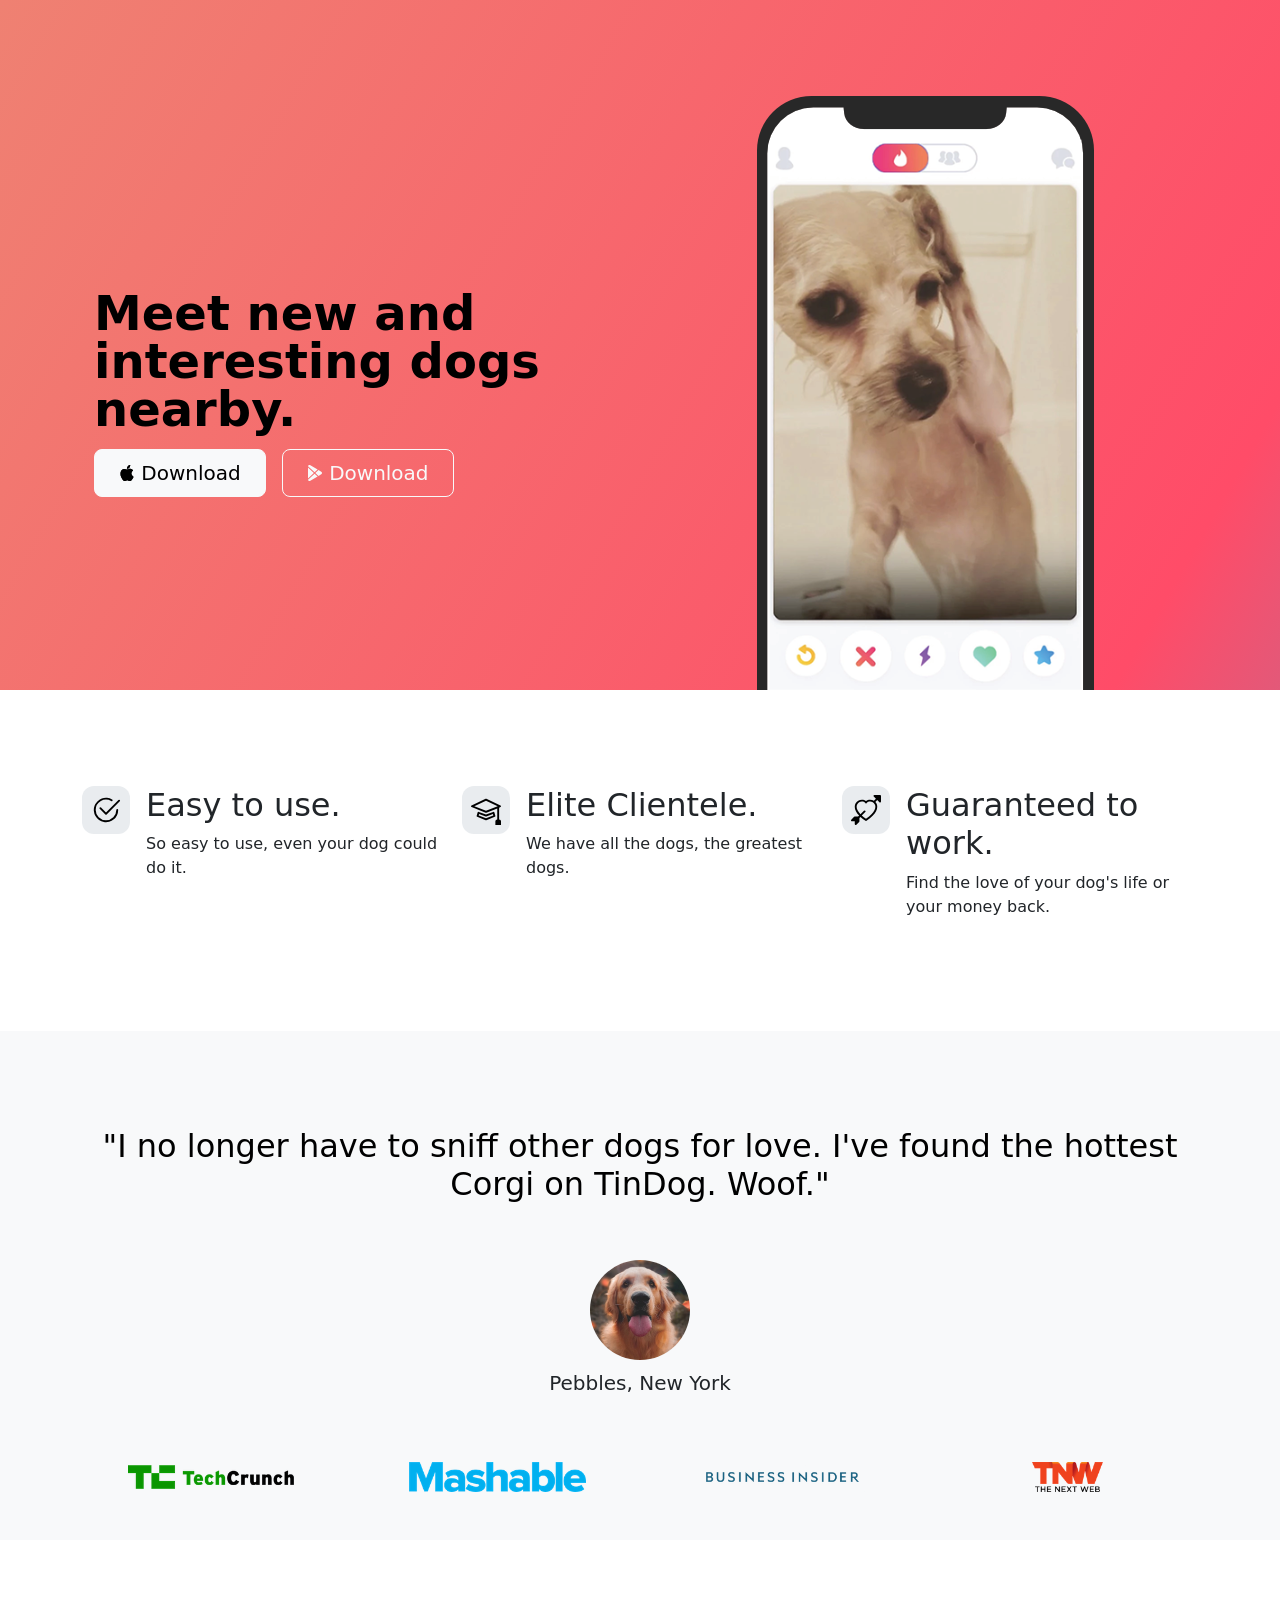
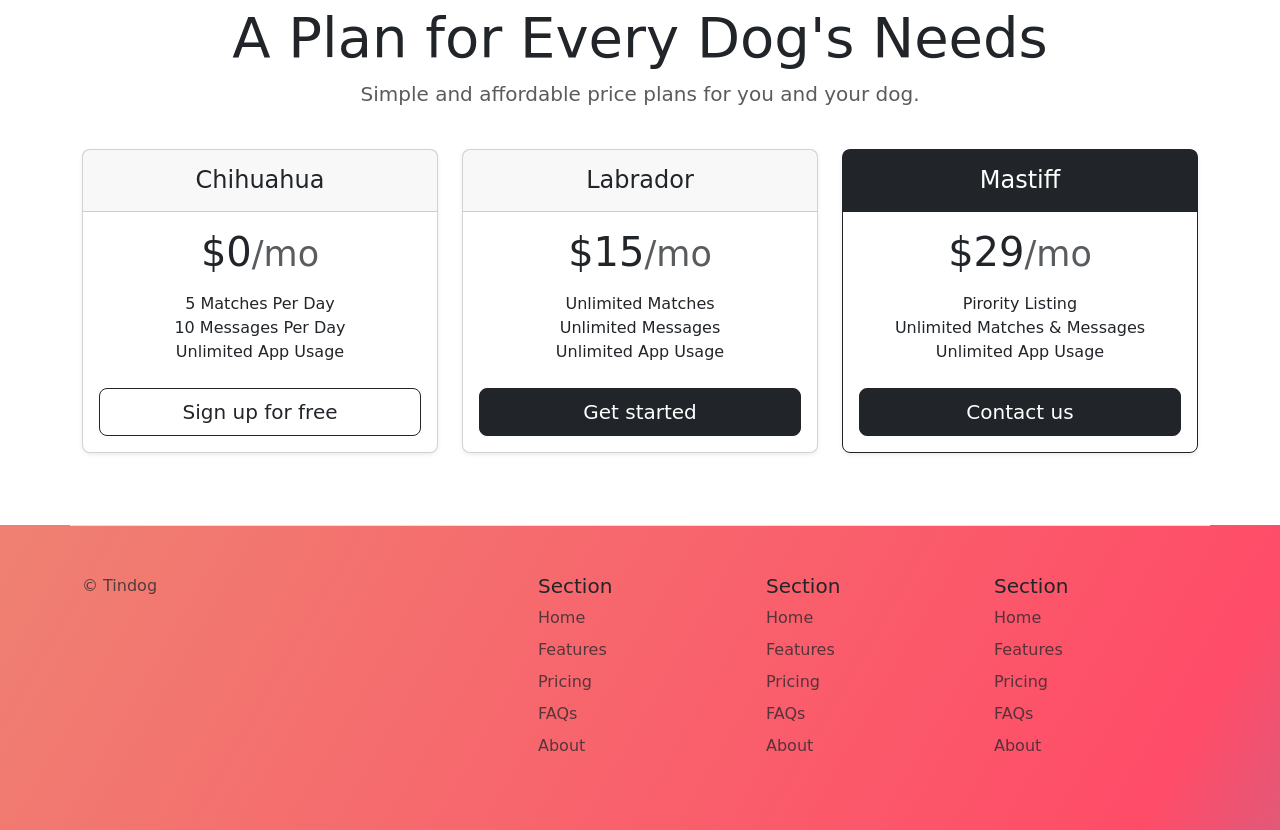
<file: day58/index.html>
<!DOCTYPE html>
<html lang="en">

<head>
  <meta charset="UTF-8">
  <meta name="viewport" content="width=device-width, initial-scale=1.0">
  <title>TinDog</title>
  <link href="https://cdn.jsdelivr.net/npm/bootstrap@5.3.0-alpha3/dist/css/bootstrap.min.css" rel="stylesheet"
    integrity="sha384-KK94CHFLLe+nY2dmCWGMq91rCGa5gtU4mk92HdvYe+M/SXH301p5ILy+dN9+nJOZ" crossorigin="anonymous">
  <link rel="stylesheet" href="./css/solution.css">
</head>

<body>


  <!-- Title -->
  <section id="title" class="gradient-background">

    <div class="container col-xxl-8 px-4 pt-5">
      <div class="row flex-lg-row-reverse align-items-center g-5 pt-5">
        <div class="col-10 col-sm-8 col-lg-6">
          <img src="./images/iphone.png" class="d-block mx-lg-auto img-fluid" alt="Bootstrap Themes" height="200"
            loading="lazy">
        </div>
        <div class="col-lg-6">
          <h1 class="display-5 fw-bold text-body-emphasis lh-1 mb-3">Meet new and interesting dogs nearby.</h1>

          <div class="d-grid gap-2 d-md-flex justify-content-md-start">
            <button type="button" class="btn btn-light btn-lg px-4 me-md-2"><svg xmlns="http://www.w3.org/2000/svg"
                width="16" height="16" fill="currentColor" class="bi bi-apple mb-1" viewBox="0 0 16 16">
                <path
                  d="M11.182.008C11.148-.03 9.923.023 8.857 1.18c-1.066 1.156-.902 2.482-.878 2.516.024.034 1.52.087 2.475-1.258.955-1.345.762-2.391.728-2.43Zm3.314 11.733c-.048-.096-2.325-1.234-2.113-3.422.212-2.189 1.675-2.789 1.698-2.854.023-.065-.597-.79-1.254-1.157a3.692 3.692 0 0 0-1.563-.434c-.108-.003-.483-.095-1.254.116-.508.139-1.653.589-1.968.607-.316.018-1.256-.522-2.267-.665-.647-.125-1.333.131-1.824.328-.49.196-1.422.754-2.074 2.237-.652 1.482-.311 3.83-.067 4.56.244.729.625 1.924 1.273 2.796.576.984 1.34 1.667 1.659 1.899.319.232 1.219.386 1.843.067.502-.308 1.408-.485 1.766-.472.357.013 1.061.154 1.782.539.571.197 1.111.115 1.652-.105.541-.221 1.324-1.059 2.238-2.758.347-.79.505-1.217.473-1.282Z" />
                <path
                  d="M11.182.008C11.148-.03 9.923.023 8.857 1.18c-1.066 1.156-.902 2.482-.878 2.516.024.034 1.52.087 2.475-1.258.955-1.345.762-2.391.728-2.43Zm3.314 11.733c-.048-.096-2.325-1.234-2.113-3.422.212-2.189 1.675-2.789 1.698-2.854.023-.065-.597-.79-1.254-1.157a3.692 3.692 0 0 0-1.563-.434c-.108-.003-.483-.095-1.254.116-.508.139-1.653.589-1.968.607-.316.018-1.256-.522-2.267-.665-.647-.125-1.333.131-1.824.328-.49.196-1.422.754-2.074 2.237-.652 1.482-.311 3.83-.067 4.56.244.729.625 1.924 1.273 2.796.576.984 1.34 1.667 1.659 1.899.319.232 1.219.386 1.843.067.502-.308 1.408-.485 1.766-.472.357.013 1.061.154 1.782.539.571.197 1.111.115 1.652-.105.541-.221 1.324-1.059 2.238-2.758.347-.79.505-1.217.473-1.282Z" />
              </svg> Download</button>
            <button type="button" class="btn btn-outline-light btn-lg px-4"><svg xmlns="http://www.w3.org/2000/svg"
                width="16" height="16" fill="currentColor" class="bi bi-google-play mb-1" viewBox="0 0 16 16">
                <path
                  d="M14.222 9.374c1.037-.61 1.037-2.137 0-2.748L11.528 5.04 8.32 8l3.207 2.96 2.694-1.586Zm-3.595 2.116L7.583 8.68 1.03 14.73c.201 1.029 1.36 1.61 2.303 1.055l7.294-4.295ZM1 13.396V2.603L6.846 8 1 13.396ZM1.03 1.27l6.553 6.05 3.044-2.81L3.333.215C2.39-.341 1.231.24 1.03 1.27Z" />
              </svg> Download</button>
          </div>
        </div>
      </div>
    </div>
  </section>
  <!-- Features -->
  <section id="features">
    <div class="container mt-5">
      <div class="row g-4 py-5 row-cols-1 row-cols-lg-3">
        <div class="col d-flex align-items-start">
          <div
            class="icon-square text-body-emphasis bg-body-secondary d-inline-flex align-items-center justify-content-center fs-4 flex-shrink-0 me-3">
            <svg xmlns="http://www.w3.org/2000/svg" height="30" fill="currentColor" class="bi bi-check2-circle"
              viewBox="0 0 16 16">
              <path
                d="M2.5 8a5.5 5.5 0 0 1 8.25-4.764.5.5 0 0 0 .5-.866A6.5 6.5 0 1 0 14.5 8a.5.5 0 0 0-1 0 5.5 5.5 0 1 1-11 0z" />
              <path
                d="M15.354 3.354a.5.5 0 0 0-.708-.708L8 9.293 5.354 6.646a.5.5 0 1 0-.708.708l3 3a.5.5 0 0 0 .708 0l7-7z" />
            </svg>
          </div>
          <div>
            <h3 class="fs-2">Easy to use.</h3>
            <p>So easy to use, even your dog could do it.</p>

          </div>
        </div>
        <div class="col d-flex align-items-start">
          <div
            class="icon-square text-body-emphasis bg-body-secondary d-inline-flex align-items-center justify-content-center fs-4 flex-shrink-0 me-3">
            <svg xmlns="http://www.w3.org/2000/svg" height="30" fill="currentColor" class="bi bi-mortarboard"
              viewBox="0 0 16 16">
              <path
                d="M8.211 2.047a.5.5 0 0 0-.422 0l-7.5 3.5a.5.5 0 0 0 .025.917l7.5 3a.5.5 0 0 0 .372 0L14 7.14V13a1 1 0 0 0-1 1v2h3v-2a1 1 0 0 0-1-1V6.739l.686-.275a.5.5 0 0 0 .025-.917l-7.5-3.5ZM8 8.46 1.758 5.965 8 3.052l6.242 2.913L8 8.46Z" />
              <path
                d="M4.176 9.032a.5.5 0 0 0-.656.327l-.5 1.7a.5.5 0 0 0 .294.605l4.5 1.8a.5.5 0 0 0 .372 0l4.5-1.8a.5.5 0 0 0 .294-.605l-.5-1.7a.5.5 0 0 0-.656-.327L8 10.466 4.176 9.032Zm-.068 1.873.22-.748 3.496 1.311a.5.5 0 0 0 .352 0l3.496-1.311.22.748L8 12.46l-3.892-1.556Z" />
            </svg>
          </div>
          <div>
            <h3 class="fs-2">Elite Clientele.</h3>
            <p>We have all the dogs, the greatest dogs.</p>

          </div>
        </div>
        <div class="col d-flex align-items-start">
          <div
            class="icon-square text-body-emphasis bg-body-secondary d-inline-flex align-items-center justify-content-center fs-4 flex-shrink-0 me-3">
            <svg xmlns="http://www.w3.org/2000/svg" height="30" fill="currentColor" class="bi bi-arrow-through-heart"
              viewBox="0 0 16 16">
              <path fill-rule="evenodd"
                d="M2.854 15.854A.5.5 0 0 1 2 15.5V14H.5a.5.5 0 0 1-.354-.854l1.5-1.5A.5.5 0 0 1 2 11.5h1.793l.53-.53c-.771-.802-1.328-1.58-1.704-2.32-.798-1.575-.775-2.996-.213-4.092C3.426 2.565 6.18 1.809 8 3.233c1.25-.98 2.944-.928 4.212-.152L13.292 2 12.147.854A.5.5 0 0 1 12.5 0h3a.5.5 0 0 1 .5.5v3a.5.5 0 0 1-.854.354L14 2.707l-1.006 1.006c.236.248.44.531.6.845.562 1.096.585 2.517-.213 4.092-.793 1.563-2.395 3.288-5.105 5.08L8 13.912l-.276-.182a21.86 21.86 0 0 1-2.685-2.062l-.539.54V14a.5.5 0 0 1-.146.354l-1.5 1.5Zm2.893-4.894A20.419 20.419 0 0 0 8 12.71c2.456-1.666 3.827-3.207 4.489-4.512.679-1.34.607-2.42.215-3.185-.817-1.595-3.087-2.054-4.346-.761L8 4.62l-.358-.368c-1.259-1.293-3.53-.834-4.346.761-.392.766-.464 1.845.215 3.185.323.636.815 1.33 1.519 2.065l1.866-1.867a.5.5 0 1 1 .708.708L5.747 10.96Z" />
            </svg>
          </div>
          <div>
            <h3 class="fs-2">Guaranteed to work.</h3>
            <p>Find the love of your dog's life or your money back.</p>

          </div>
        </div>
      </div>
    </div>
  </section>
  <!-- Testimonial -->
  <section id="testimonial">
    <div class="my-5">
      <div class="p-5 text-center bg-body-tertiary">
        <div class="container py-5">
          <h2 class="text-body-emphasis">"I no longer have to sniff other dogs for love. I've found the hottest Corgi on
            TinDog. Woof."</h2>
          <img class="profile-img mt-5" src="./images/dog-img.jpg" alt="dog image">
          <p class="col-lg-8 mx-auto lead mt-2">
            Pebbles, New York
          </p>
        </div>

        <div class="container">
          <div class="row">
            <div class="col-lg-3 col-sm-12">
              <img src="./images/techcrunch.png" alt="techcrunch" height="30">
            </div>
            <div class="col-lg-3 col-sm-12">
              <img src="./images/mashable.png" alt="mashable" height="30">
            </div>
            <div class="col-lg-3 col-sm-12">
              <img src="./images/bizinsider.png" alt="bizinsider" height="30">
            </div>
            <div class="col-lg-3 col-sm-12">
              <img src="./images/tnw.png" alt="tnw" height="30">
            </div>
          </div>
        </div>
      </div>
    </div>
  </section>
  <!-- Pricing -->
  <section id="pricing">
    <div class="container">
      <div class="pricing-header p-3 pb-md-4 mx-auto text-center">
        <h2 class="display-4 fw-normal">A Plan for Every Dog's Needs</h2>
        <p class="fs-5 text-body-secondary">Simple and affordable price plans for you and your dog.
      </div>
      <div class="row row-cols-1 row-cols-md-3 mb-3 text-center">
        <div class="col">
          <div class="card mb-4 rounded-3 shadow-sm">
            <div class="card-header py-3">
              <h4 class="my-0 fw-normal">Chihuahua</h4>
            </div>
            <div class="card-body">
              <h1 class="card-title pricing-card-title">$0<small class="text-body-secondary fw-light">/mo</small></h1>
              <ul class="list-unstyled mt-3 mb-4">
                <li>5 Matches Per Day</li>
                <li>10 Messages Per Day</li>
                <li>Unlimited App Usage</li>
              </ul>
              <button type="button" class="w-100 btn btn-lg btn-outline-dark">Sign up for free</button>
            </div>
          </div>
        </div>
        <div class="col">
          <div class="card mb-4 rounded-3 shadow-sm">
            <div class="card-header py-3">
              <h4 class="my-0 fw-normal">Labrador</h4>
            </div>
            <div class="card-body">
              <h1 class="card-title pricing-card-title">$15<small class="text-body-secondary fw-light">/mo</small></h1>
              <ul class="list-unstyled mt-3 mb-4">
                <li>Unlimited Matches</li>
                <li>Unlimited Messages</li>
                <li>Unlimited App Usage</li>
              </ul>
              <button type="button" class="w-100 btn btn-lg btn-dark">Get started</button>
            </div>
          </div>
        </div>
        <div class="col">
          <div class="card mb-4 rounded-3 shadow-sm border-dark">
            <div class="card-header py-3 text-bg-dark border-dark">
              <h4 class="my-0 fw-normal">Mastiff</h4>
            </div>
            <div class="card-body">
              <h1 class="card-title pricing-card-title">$29<small class="text-body-secondary fw-light">/mo</small></h1>
              <ul class="list-unstyled mt-3 mb-4">
                <li>Pirority Listing</li>
                <li>Unlimited Matches & Messages</li>
                <li>Unlimited App Usage</li>
              </ul>
              <button type="button" class="w-100 btn btn-lg btn-dark">Contact us</button>
            </div>
          </div>
        </div>
      </div>
    </div>
  </section>
  <!-- Footer -->
  <section id="contact" class="gradient-background">
    <div class="container ">
      <footer class="row row-cols-1 row-cols-sm-2 row-cols-md-5 py-5 mt-5 border-top">
        <div class="col mb-3">

          <p class="text-body-secondary">© Tindog</p>
        </div>

        <div class="col mb-3">

        </div>

        <div class="col mb-3">
          <h5>Section</h5>
          <ul class="nav flex-column">
            <li class="nav-item mb-2"><a href="#" class="nav-link p-0 text-body-secondary">Home</a></li>
            <li class="nav-item mb-2"><a href="#" class="nav-link p-0 text-body-secondary">Features</a></li>
            <li class="nav-item mb-2"><a href="#" class="nav-link p-0 text-body-secondary">Pricing</a></li>
            <li class="nav-item mb-2"><a href="#" class="nav-link p-0 text-body-secondary">FAQs</a></li>
            <li class="nav-item mb-2"><a href="#" class="nav-link p-0 text-body-secondary">About</a></li>
          </ul>
        </div>

        <div class="col mb-3">
          <h5>Section</h5>
          <ul class="nav flex-column">
            <li class="nav-item mb-2"><a href="#" class="nav-link p-0 text-body-secondary">Home</a></li>
            <li class="nav-item mb-2"><a href="#" class="nav-link p-0 text-body-secondary">Features</a></li>
            <li class="nav-item mb-2"><a href="#" class="nav-link p-0 text-body-secondary">Pricing</a></li>
            <li class="nav-item mb-2"><a href="#" class="nav-link p-0 text-body-secondary">FAQs</a></li>
            <li class="nav-item mb-2"><a href="#" class="nav-link p-0 text-body-secondary">About</a></li>
          </ul>
        </div>

        <div class="col mb-3">
          <h5>Section</h5>
          <ul class="nav flex-column">
            <li class="nav-item mb-2"><a href="#" class="nav-link p-0 text-body-secondary">Home</a></li>
            <li class="nav-item mb-2"><a href="#" class="nav-link p-0 text-body-secondary">Features</a></li>
            <li class="nav-item mb-2"><a href="#" class="nav-link p-0 text-body-secondary">Pricing</a></li>
            <li class="nav-item mb-2"><a href="#" class="nav-link p-0 text-body-secondary">FAQs</a></li>
            <li class="nav-item mb-2"><a href="#" class="nav-link p-0 text-body-secondary">About</a></li>
          </ul>
        </div>
      </footer>
    </div>
  </section>
</body>

</html>
</file>
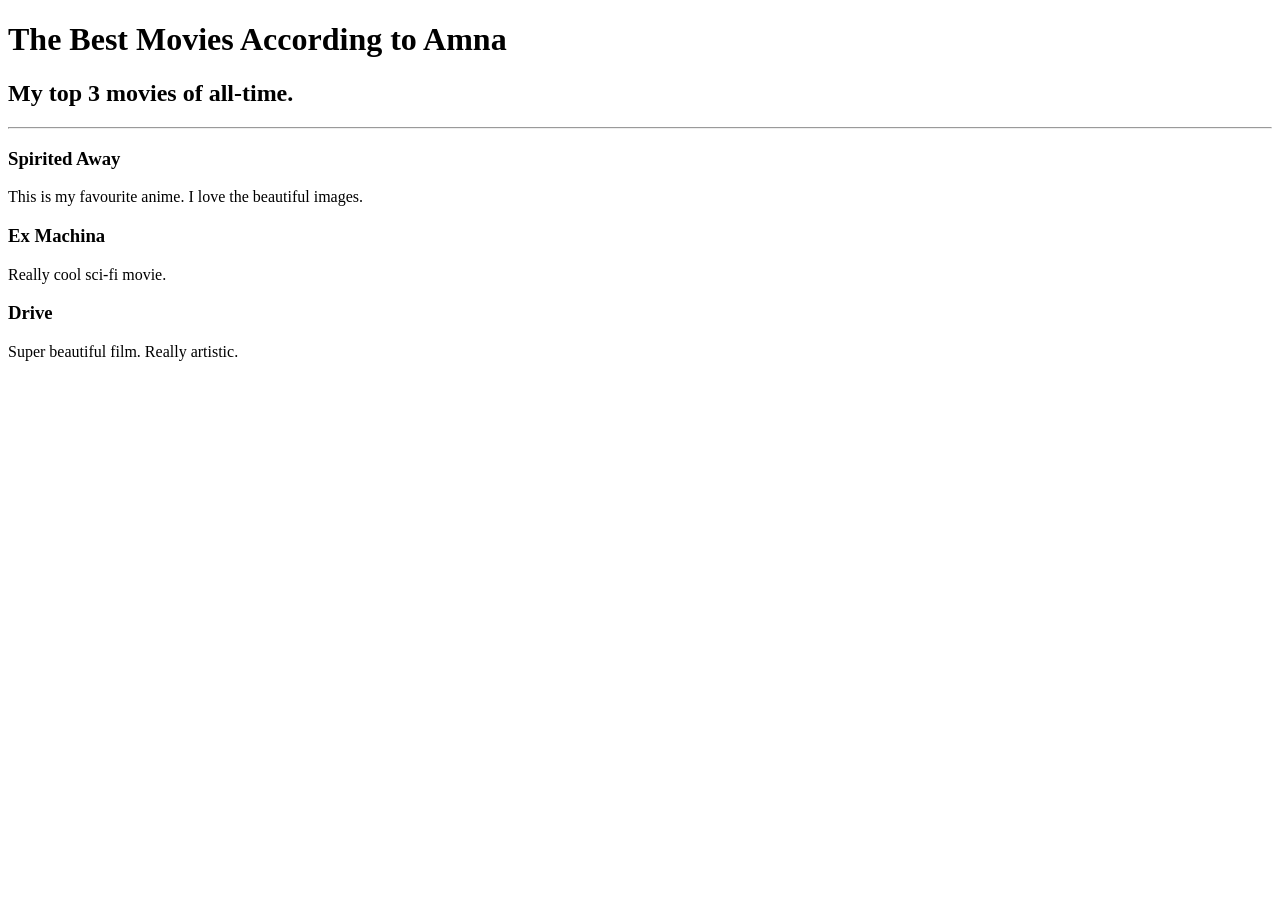
<file: day41/Movie Ranking Project/index.html>
<!DOCTYPE html>
<html lang="en">

<head>
    <meta charset="UTF-8">
    <title>Movie Ranking Project</title>
</head>

<body>

    <h1>The Best Movies According to Amna</h1>

    <h2>My top 3 movies of all-time.</h2>

    <hr>

    <h3>Spirited Away</h3>

    <p>This is my favourite anime. I love the beautiful images.</p>

    <h3>Ex Machina</h3>

    <p>Really cool sci-fi movie.</p>

    <h3>Drive</h3>

    <p>Super beautiful film. Really artistic.</p>

</body>

</html>
</file>
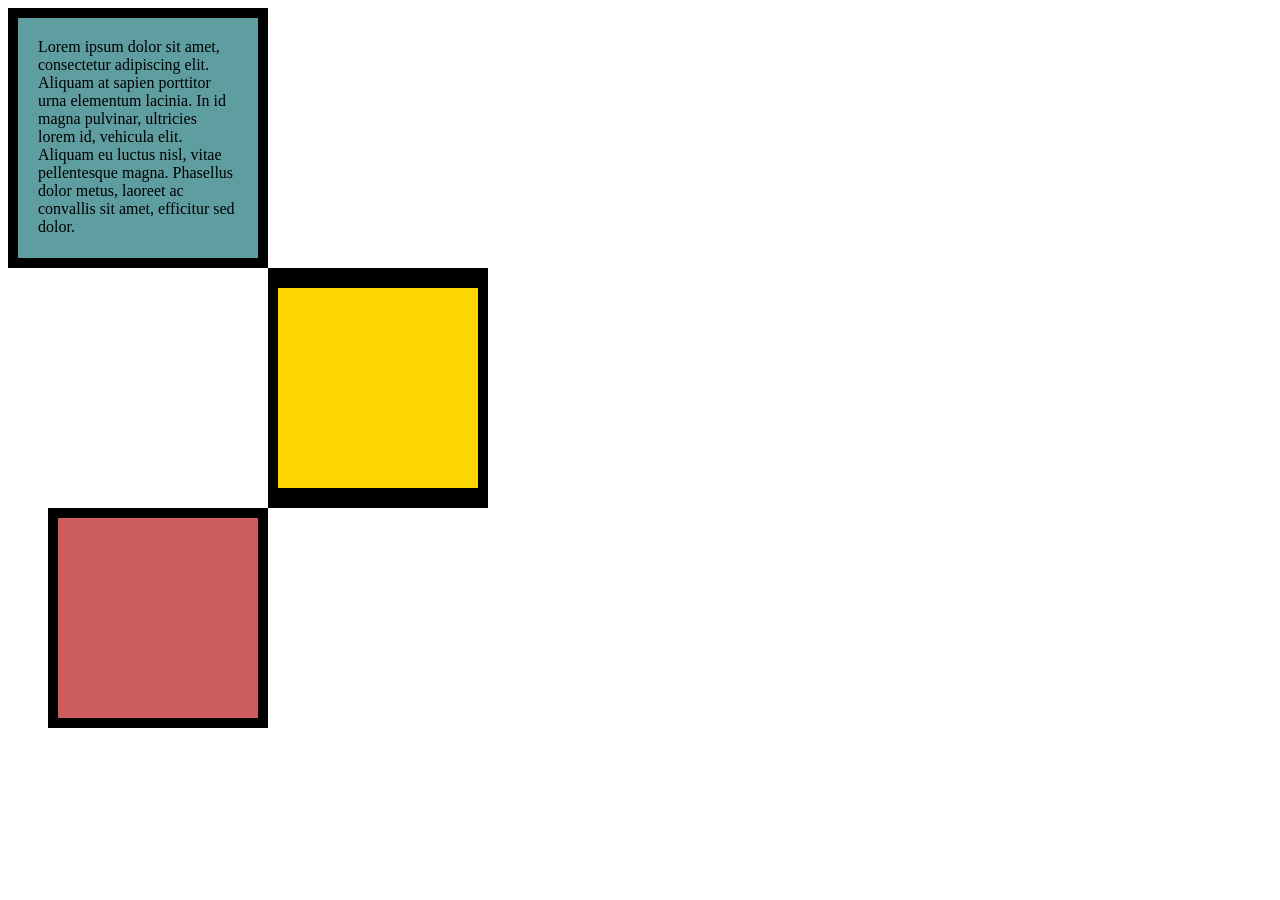
<file: day44/CSS Box Model/solution.html>
<!DOCTYPE html>
<html lang="en">

<head>
  <meta charset="UTF-8">
  <title>CSS Box Model</title>
  <style>
    div {
      height: 200px;
      width: 200px;
    }

    p {
      margin: 0;
    }

    #first {
      background-color: cadetblue;
      padding: 20px;
      border: 10px solid black;
    }

    #second {
      background-color: gold;
      border: solid black;
      border-width: 20px 10px;
      margin-left: 260px;
    }

    #third {
      background-color: indianred;
      border: 10px solid black;
      margin-left: 40px;
    }
  </style>
</head>

<body>
  <div id="first">
    <p>Lorem ipsum dolor sit amet, consectetur adipiscing elit. Aliquam at sapien porttitor urna elementum lacinia. In
      id magna pulvinar, ultricies lorem id, vehicula elit. Aliquam eu luctus nisl, vitae pellentesque magna. Phasellus
      dolor metus, laoreet ac convallis sit amet, efficitur sed dolor. </p>
  </div>
  <div id="second">

  </div>
  <div id="third">

  </div>
</body>

</html>
</file>
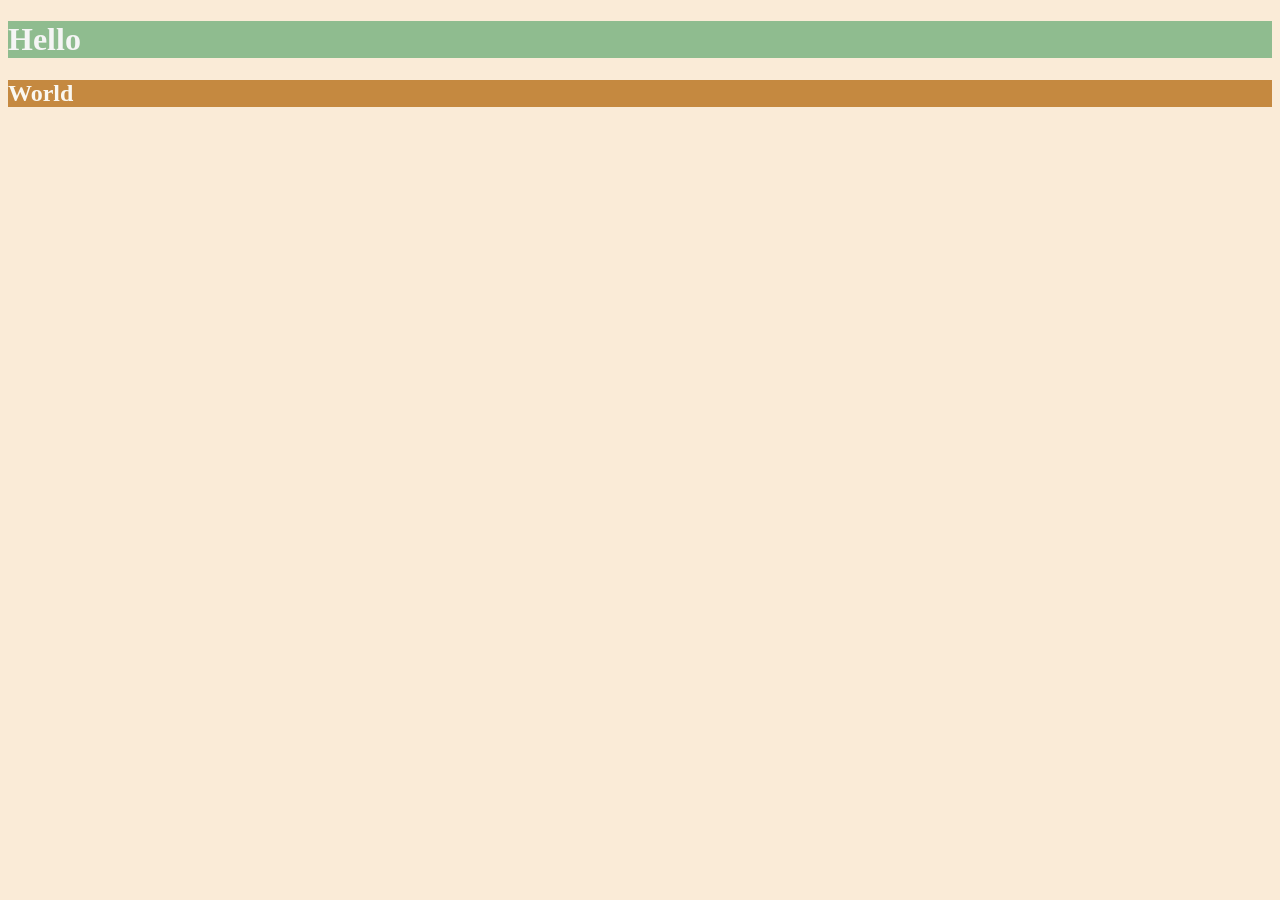
<file: day44/CSS Colors/solution.html>
<!DOCTYPE html>
<html lang="en">

<head>
  <meta charset="UTF-8">
  <title>Colors</title>
  <style>
    body {
      background-color: antiquewhite;
    }

    h1 {
      color: whitesmoke;
      background-color: darkseagreen;
    }

    h2 {
      color: #FAF8F1;
      background-color: #C58940;
    }
  </style>
</head>

<body>
  <h1>Hello</h1>
  <h2>World</h2>
</body>

</html>
</file>
<file: day58/css/solution.css>
.gradient-background {
  background: linear-gradient(300deg, #00bfff, #ff4c68, #ef8172);
  background-size: 180% 180%;
  animation: gradient-animation 18s ease infinite;
}

@keyframes gradient-animation {
  0% {
    background-position: 0% 50%;
  }
  50% {
    background-position: 100% 50%;
  }
  100% {
    background-position: 0% 50%;
  }
}

.icon-square {
  width: 3rem;
  height: 3rem;
  border-radius: 0.75rem;
}

.profile-img {
  border-radius: 50%;
  height: 100px;
}
</file>
